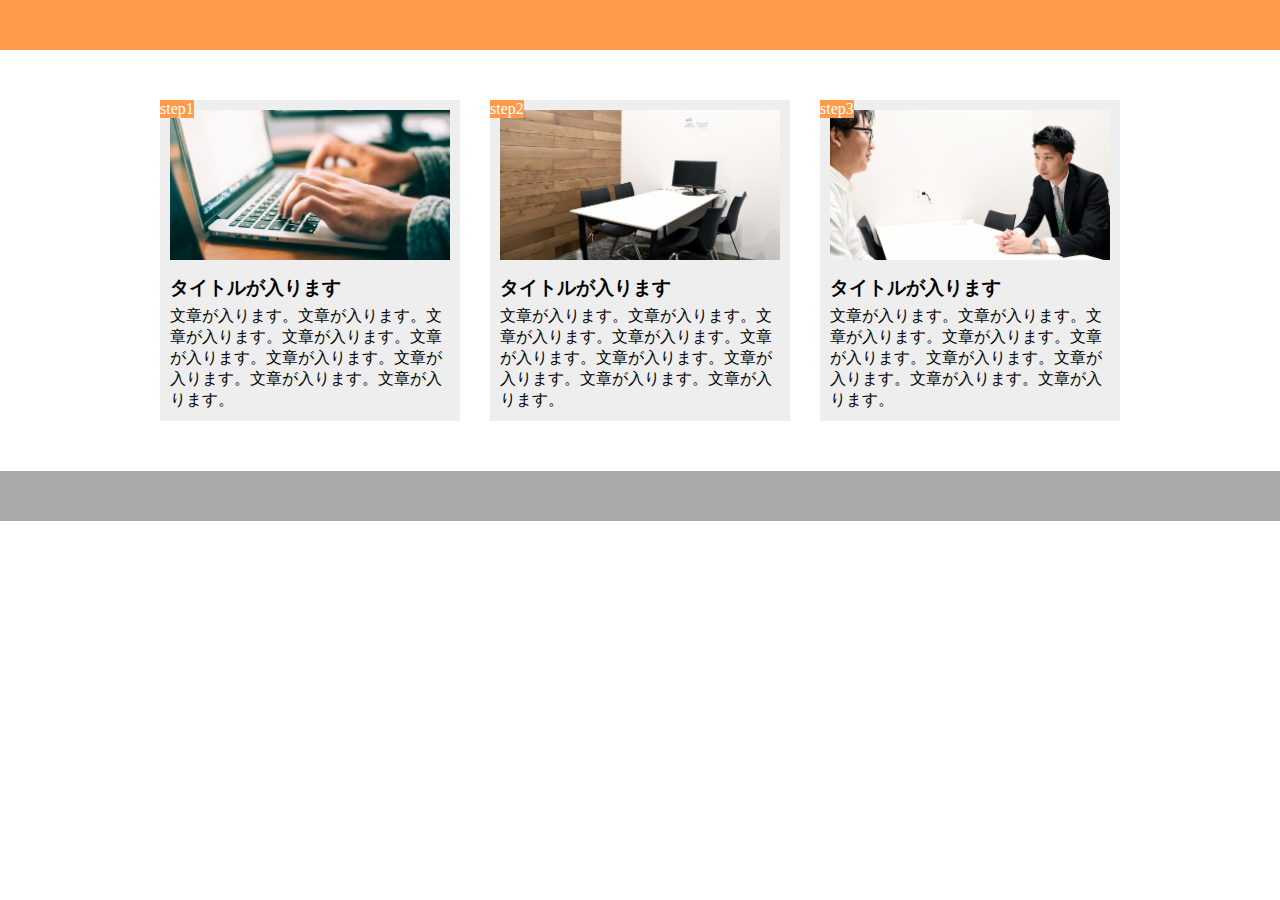
<file: File-10/index.html>
<!DOCTYPE html>
<html lang="ja">
  <head>
    <meta charset="UTF-8" />
    <meta name="viewport" content="width=device-width,initial-scale=1.0">
    <link rel="stylesheet" href="style.css">
    <title>課題１</title>
  </head>

  <body>
    <header></header>
      <main>
        <div class="blog-box">
          <div class="blog-img1"></div>
            <span class="category">step1</span>
              <h3 class="title">タイトルが入ります </h3>
                <p class="text">
                 文章が入ります。文章が入ります。文章が入ります。文章が入ります。文章が入ります。文章が入ります。文章が入ります。文章が入ります。文章が入ります。
                </p>
        </div>


        <div class="blog-box">
          <div class="blog-img2"></div>
            <span class="category">step2</span>
              <h3 class="title">タイトルが入ります </h3>
               <p class="text">
                 文章が入ります。文章が入ります。文章が入ります。文章が入ります。文章が入ります。文章が入ります。文章が入ります。文章が入ります。文章が入ります。
               </p>
           </div>

        <div class="blog-box">
          <div class="blog-img3"></div>
            <span class="category">step3</span>
              <h3 class="title">タイトルが入ります </h3>
                <p class="text">
                  文章が入ります。文章が入ります。文章が入ります。文章が入ります。文章が入ります。文章が入ります。文章が入ります。文章が入ります。文章が入ります。
                </p>
           </div>

        </section>
      </main>

      <footer></footer>


  </body>
</html>
</file>
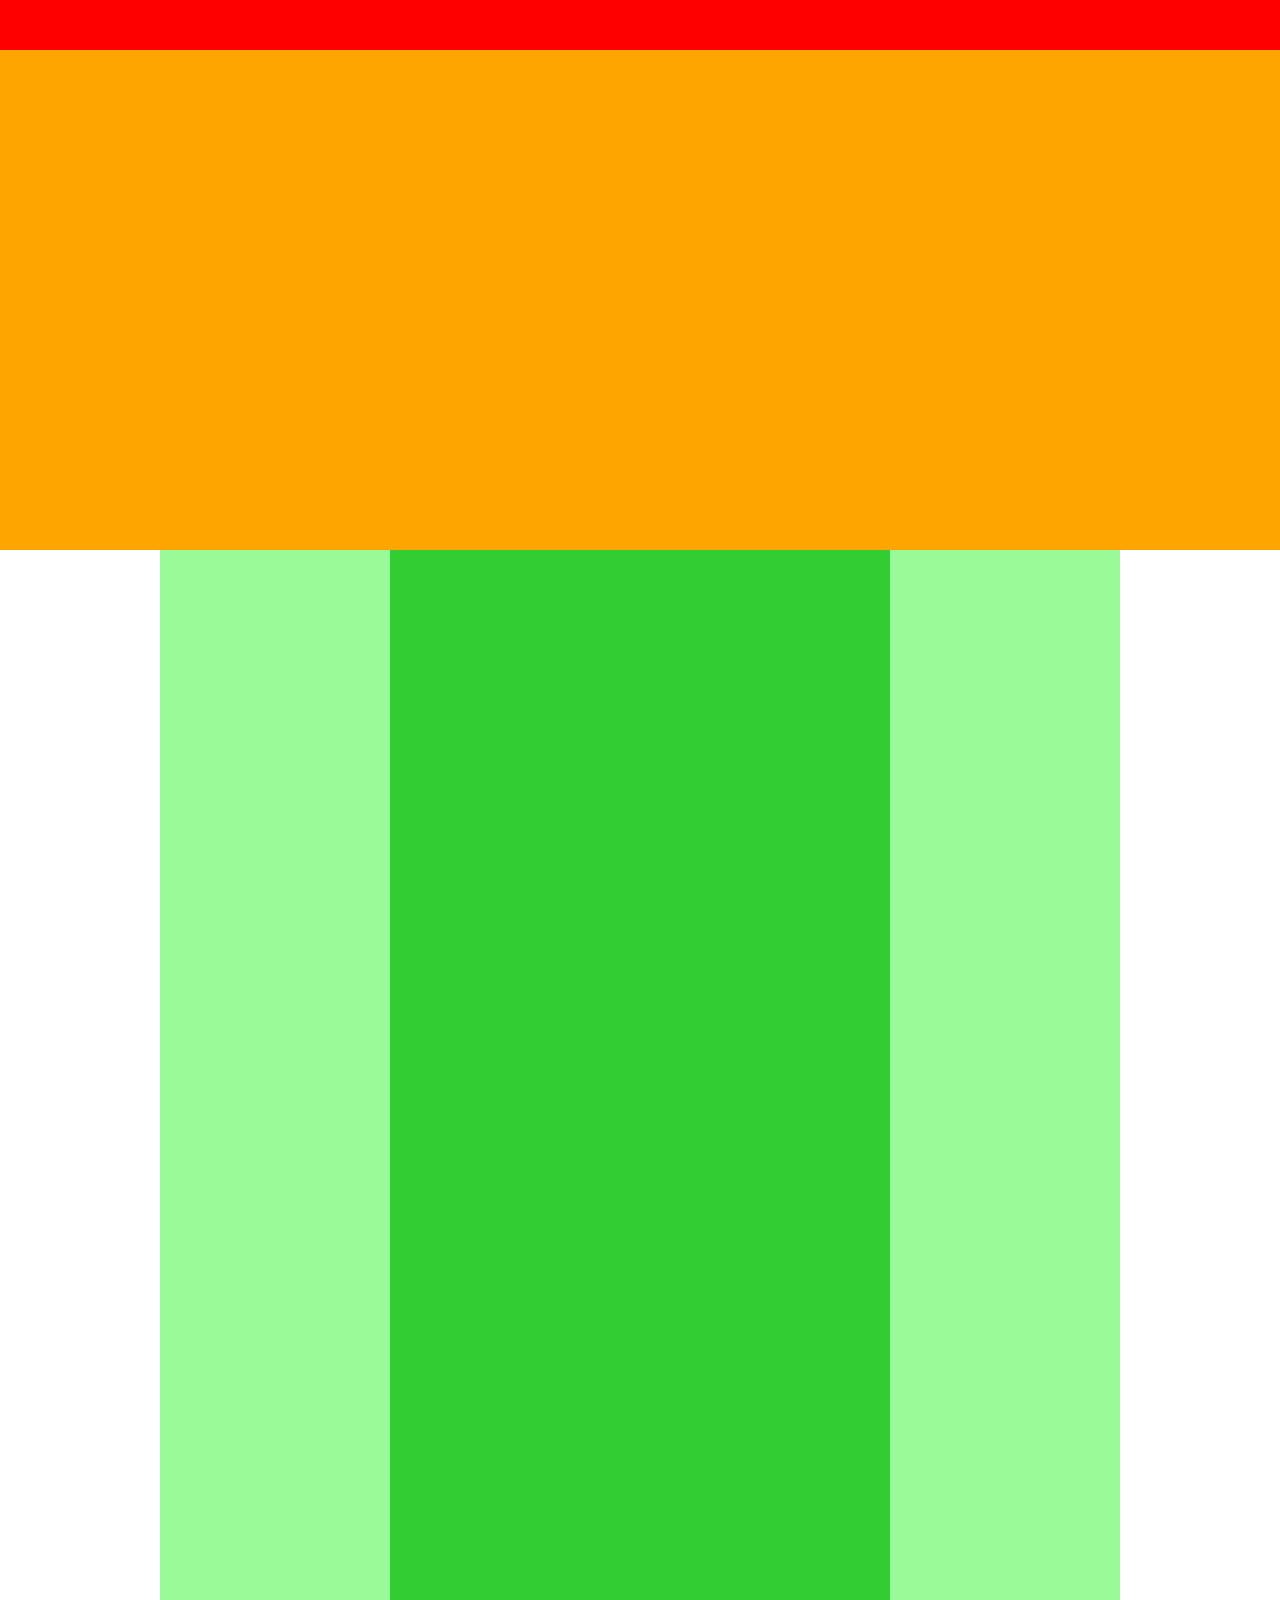
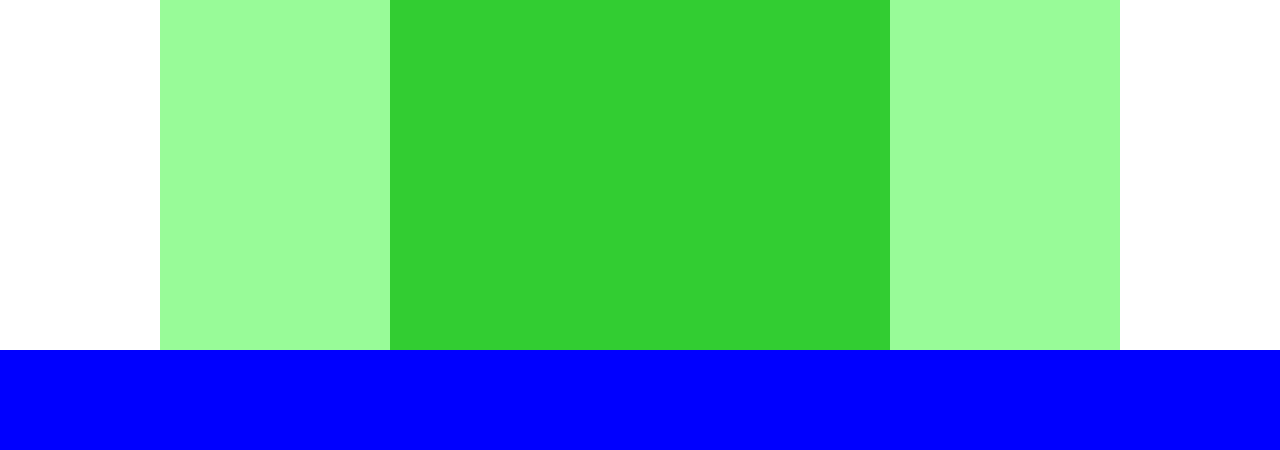
<file: File-4/index.html>
<!DOCTYPE html>
<html lang="ja">
 <head>
   <meta charset="UTF-8" />
   <link rel="stylesheet" href="style.css" />
   <title>演習4章</title>
 </head>

 <body>
   <div class="header"></div>
   <div class="main-visual"></div>
   <div class="main">
    <div class="sidebar-left"></div>
    <div class="blog"></div>
    <div class="sidebar-right"></div>
   </div>
   <dir class="footer"></dir>
 </body>

</html>
</file>
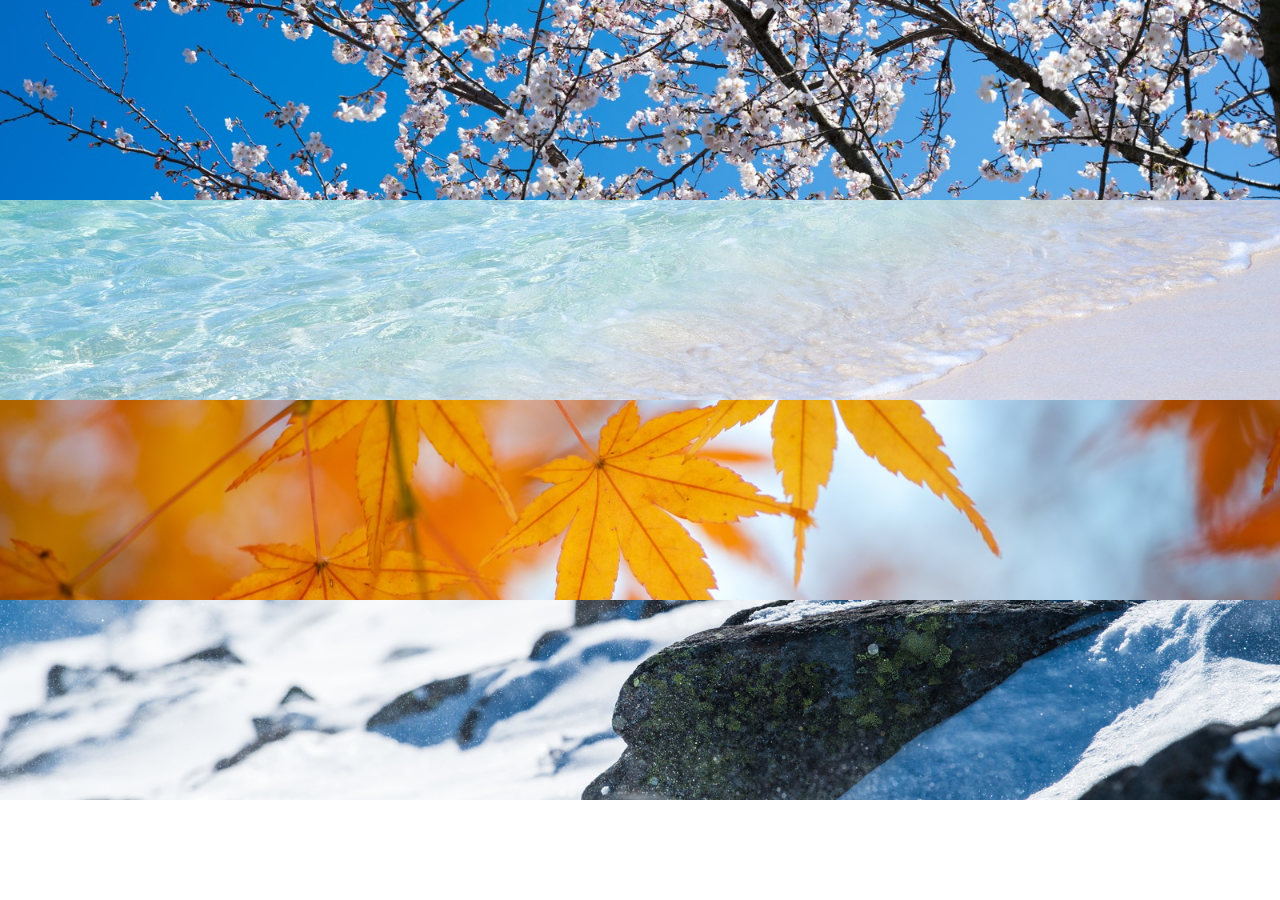
<file: File-6/index.html>
<!DOCTYPE html>
<html lang="ja">
  <head>
    <meta charset="UTF-8"/>
    <link rel="stylesheet" href="style.css">
    <title>演習6章</title>
  </head>

  <body>
    <div class="box1"></div>
    <div class="box2"></div>
    <div class="box3"></div>
    <div class="box4"></div>
  </body>

</html>
</file>
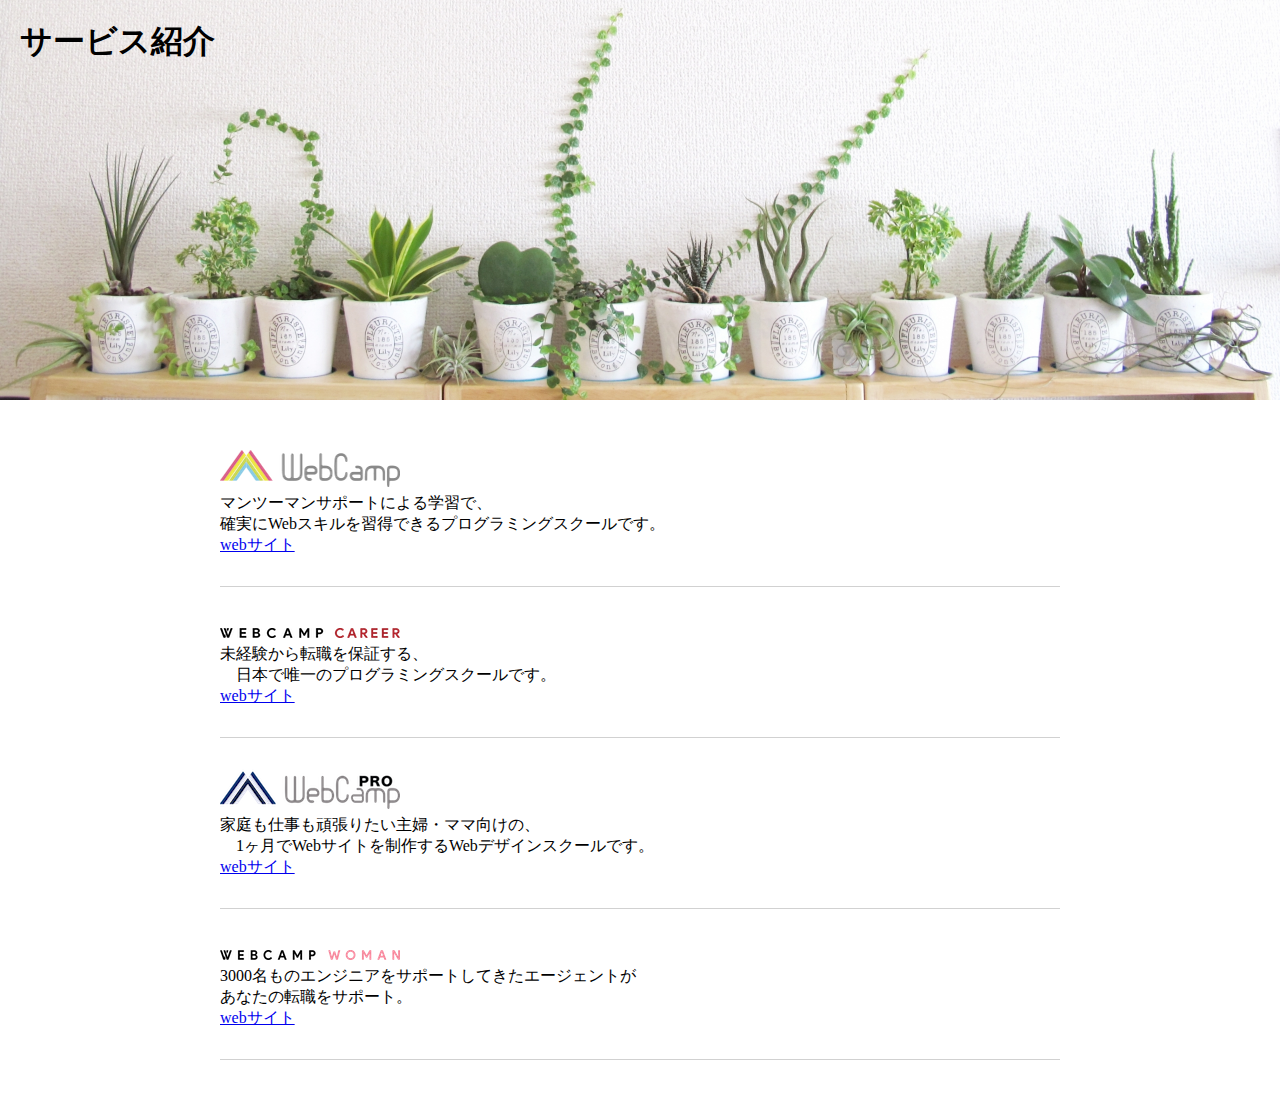
<file: File-7/index.html>
<!DOCTYPE html>
<html lang="ja">
  <head>
    <meta charset="UTF-8" />
    <link rel="stylesheet" href="style.css">
    <title>演習7章</title>
  </head>

  <body>
    <section class="main-visual">
      <h1 class="headline">サービス紹介</h1>
    </section>
    <main>
      <section class="main1">
        <h2>
          <img class="blog-image" src="img/wc-logo.png"/>
        </h2>
          <p>マンツーマンサポートによる学習で、<br>
             確実にWebスキルを習得できるプログラミングスクールです。
          </p>
          <a href="https://web-camp.io/">webサイト</a>
      </section>


      <section class="main2">
        <h2>
          <img class="blog-image" src="img/wcc-logo.png"/>
        </h2>
          <p>未経験から転職を保証する、<br>
          　日本で唯一のプログラミングスクールです。
          </p>
          <a href="https://web-camp.io/">webサイト</a>
      </section>

      <section class="main1">
        <h2>
          <img class="blog-image" src="img/wcp-logo.png"/>
        </h2>
          <p>家庭も仕事も頑張りたい主婦・ママ向けの、<br>
          　1ヶ月でWebサイトを制作するWebデザインスクールです。
          </p>
          <a href="https://web-camp.io/">webサイト</a>
      </section>

      <section class="main1">
        <h2>
          <img class="blog-image" src="img/wcw-logo.png"/>
        </h2>
          <p>3000名ものエンジニアをサポートしてきたエージェントが<br>
             あなたの転職をサポート。
          </p>
          <a href="https://web-camp.io/">webサイト</a>
      </section>

    </main>
  </body>
</html>
</file>
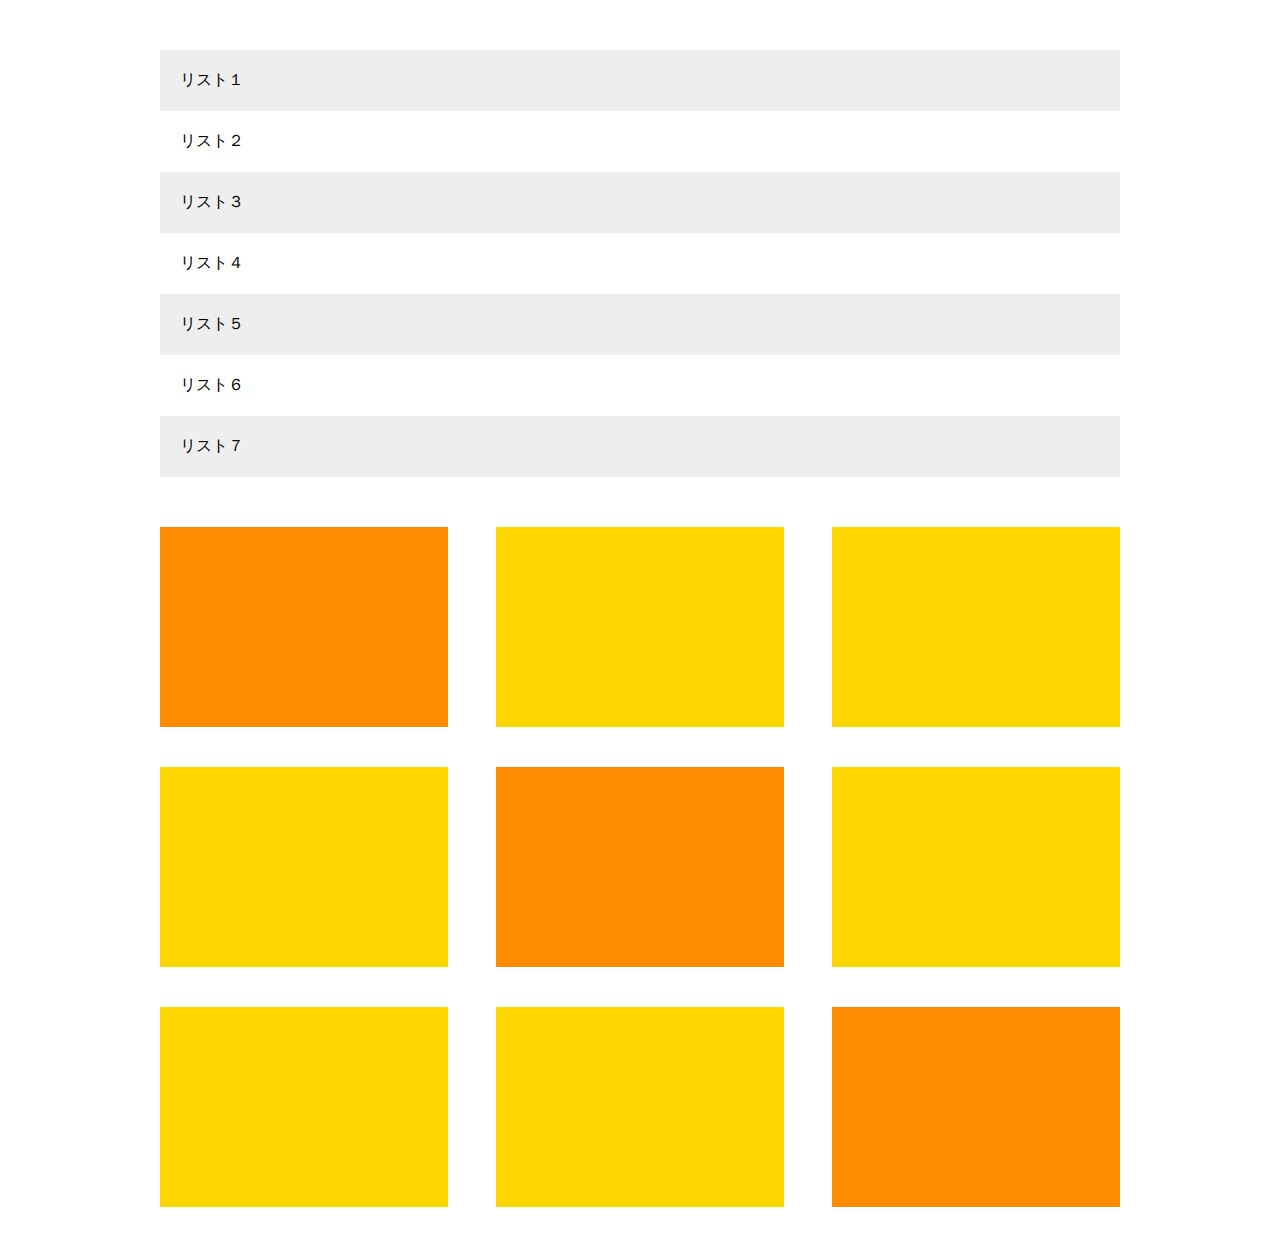
<file: File-8/index.html>
<!DOCTYPE html>
<html lang="ja">
  <head>
    <meta charset="UTF-8" />
    <link rel="stylesheet" href="style.css">
    <title>演習8章</title>
  </head>

  <body>
    <main>
      <ul class="item-list">
          <li class="item">リスト１</li>
          <li class="item">リスト２</li>
          <li class="item">リスト３</li>
          <li class="item">リスト４</li>
          <li class="item">リスト５</li>
          <li class="item">リスト６</li>
          <li class="item">リスト７</li>
      </ul>

        <div class="box-list">
          <div class="box"></div>
          <div class="box"></div>
          <div class="box"></div>
          <div class="box"></div>
          <div class="box"></div>
          <div class="box"></div>
          <div class="box"></div>
          <div class="box"></div>
          <div class="box"></div>
        </div>
    </main>
  </body>


</html>
</file>
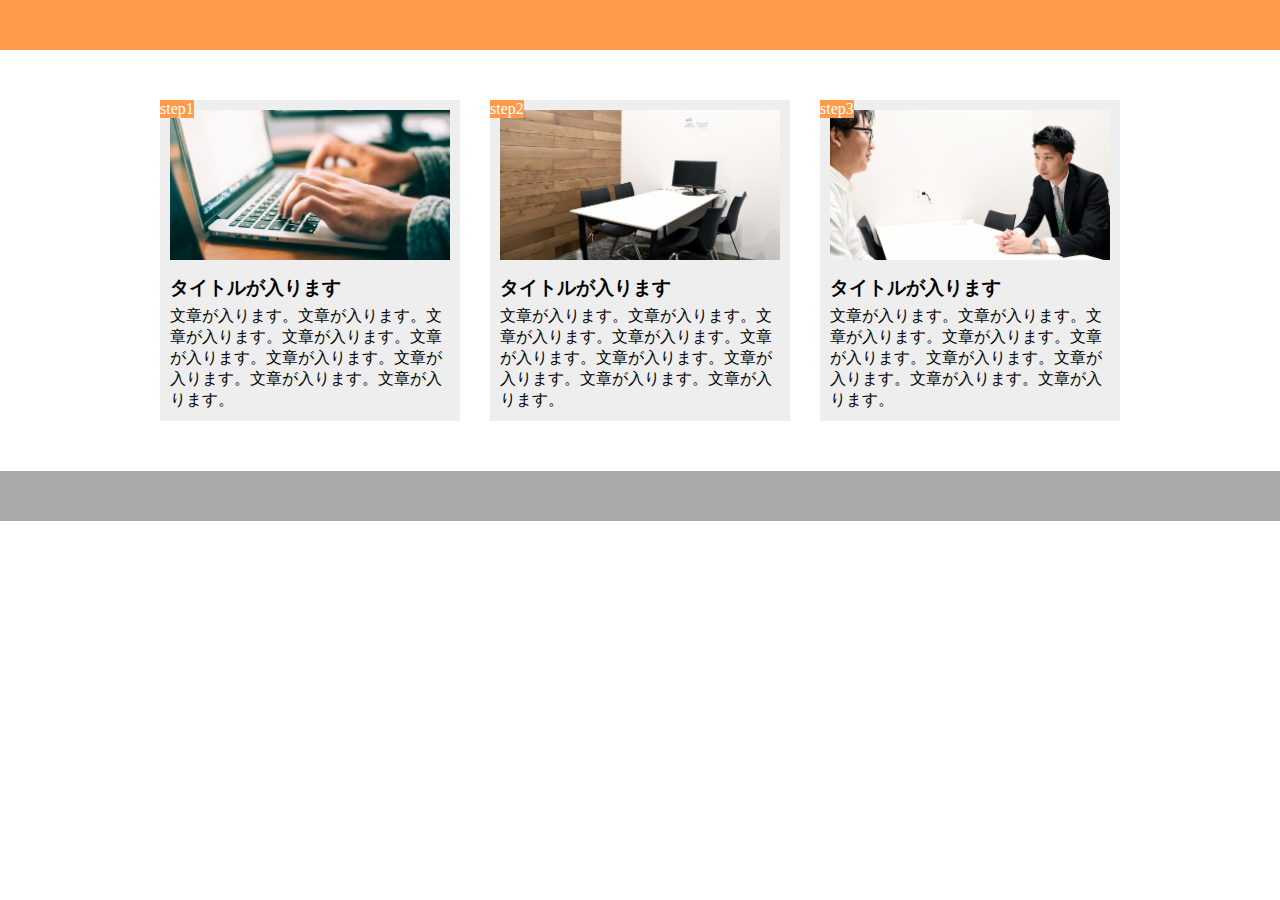
<file: File-9-2/index.html>
<!DOCTYPE html>
<html lang="ja">
  <head>
    <meta charset="UTF-8" />
    <link rel="stylesheet" href="style.css">
    <title>演習9章２</title>
  </head>

  <body>
    <header></header>
      <main>
           <div class="blog-box">
             <div class="blog-img1"></div>
               <span class="category">step1</span>
                 <h3 class="title">タイトルが入ります </h3>
                   <p class="text">
                     文章が入ります。文章が入ります。文章が入ります。文章が入ります。文章が入ります。文章が入ります。文章が入ります。文章が入ります。文章が入ります。
                   </p>
           </div>


             <div class="blog-box">
             <div class="blog-img2"></div>
               <span class="category">step2</span>
                 <h3 class="title">タイトルが入ります </h3>
                   <p class="text">
                     文章が入ります。文章が入ります。文章が入ります。文章が入ります。文章が入ります。文章が入ります。文章が入ります。文章が入ります。文章が入ります。
                   </p>
           </div>

             <div class="blog-box">
             <div class="blog-img3"></div>
               <span class="category">step3</span>
                 <h3 class="title">タイトルが入ります </h3>
                   <p class="text">
                     文章が入ります。文章が入ります。文章が入ります。文章が入ります。文章が入ります。文章が入ります。文章が入ります。文章が入ります。文章が入ります。
                   </p>
           </div>

        </section>
      </main>

      <footer></footer>


  </body>
</html>
</file>
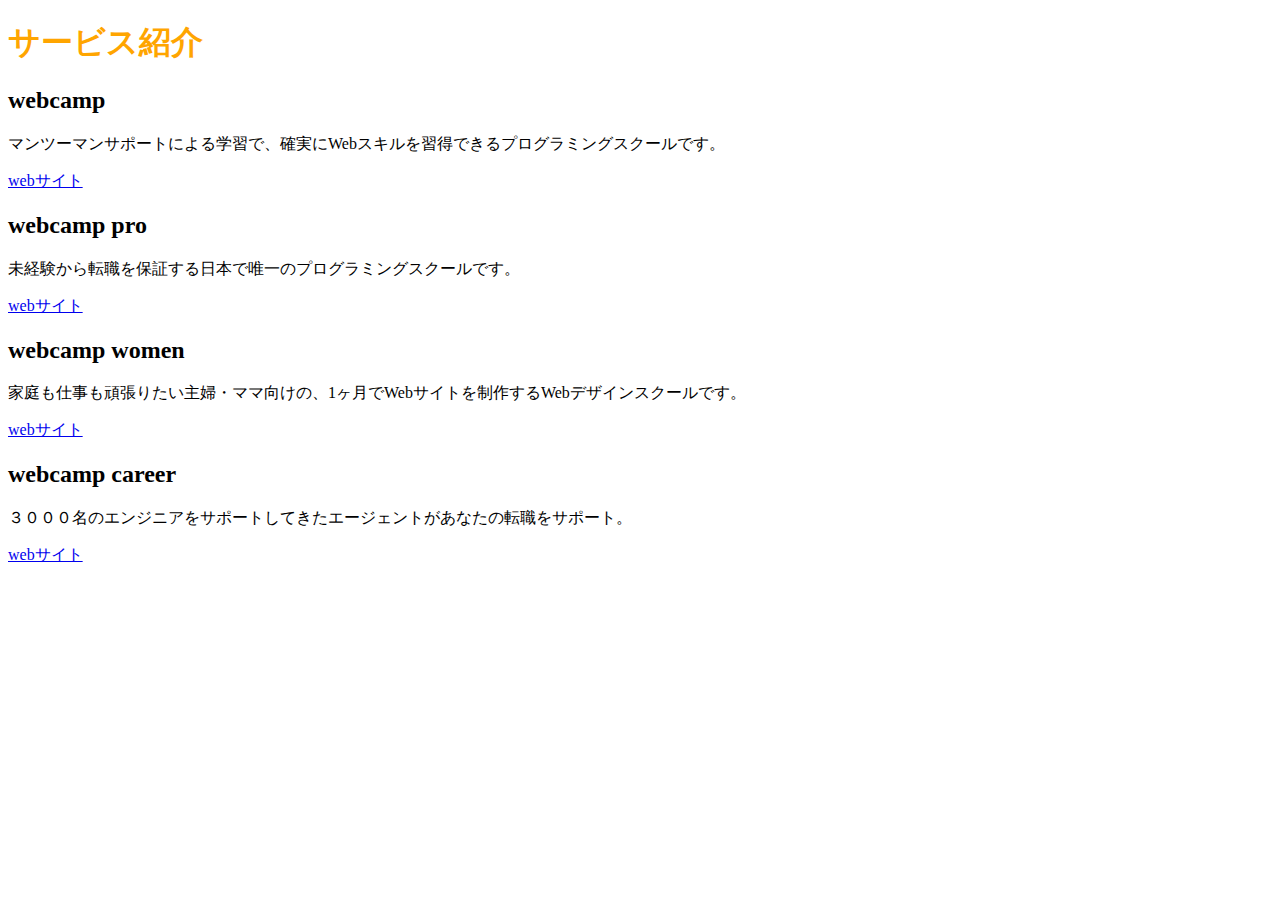
<file: File-2/sample.html>
<!DOCTYPE HTML>
<html lang="ja">
  <head>
    <meta charset="UTF-8" />
    <title>２章演習</title>

    <link rel="stylesheet" href="style.css" />

  </head>

  <body>
    <h1> サービス紹介 </h1>
    <h2> webcamp </h2>
    <p> マンツーマンサポートによる学習で、確実にWebスキルを習得できるプログラミングスクールです。 </p>
    <a href="https://web-camp.io/">webサイト</a>
    <h2> webcamp pro </h2>
    <p> 未経験から転職を保証する日本で唯一のプログラミングスクールです。</p>
    <a href="https://web-camp.io/commit/parttime/">webサイト</a>
    <h2> webcamp women </h2>
    <p> 家庭も仕事も頑張りたい主婦・ママ向けの、1ヶ月でWebサイトを制作するWebデザインスクールです。　</p>
    <a href="https://web-camp.io/">webサイト</a>
    <h2> webcamp career </h2>
    <p> ３０００名のエンジニアをサポートしてきたエージェントがあなたの転職をサポート。　</p>
    <a href="https://web-camp.io/magazine/archives/category/career">webサイト</a>

</html>
</file>
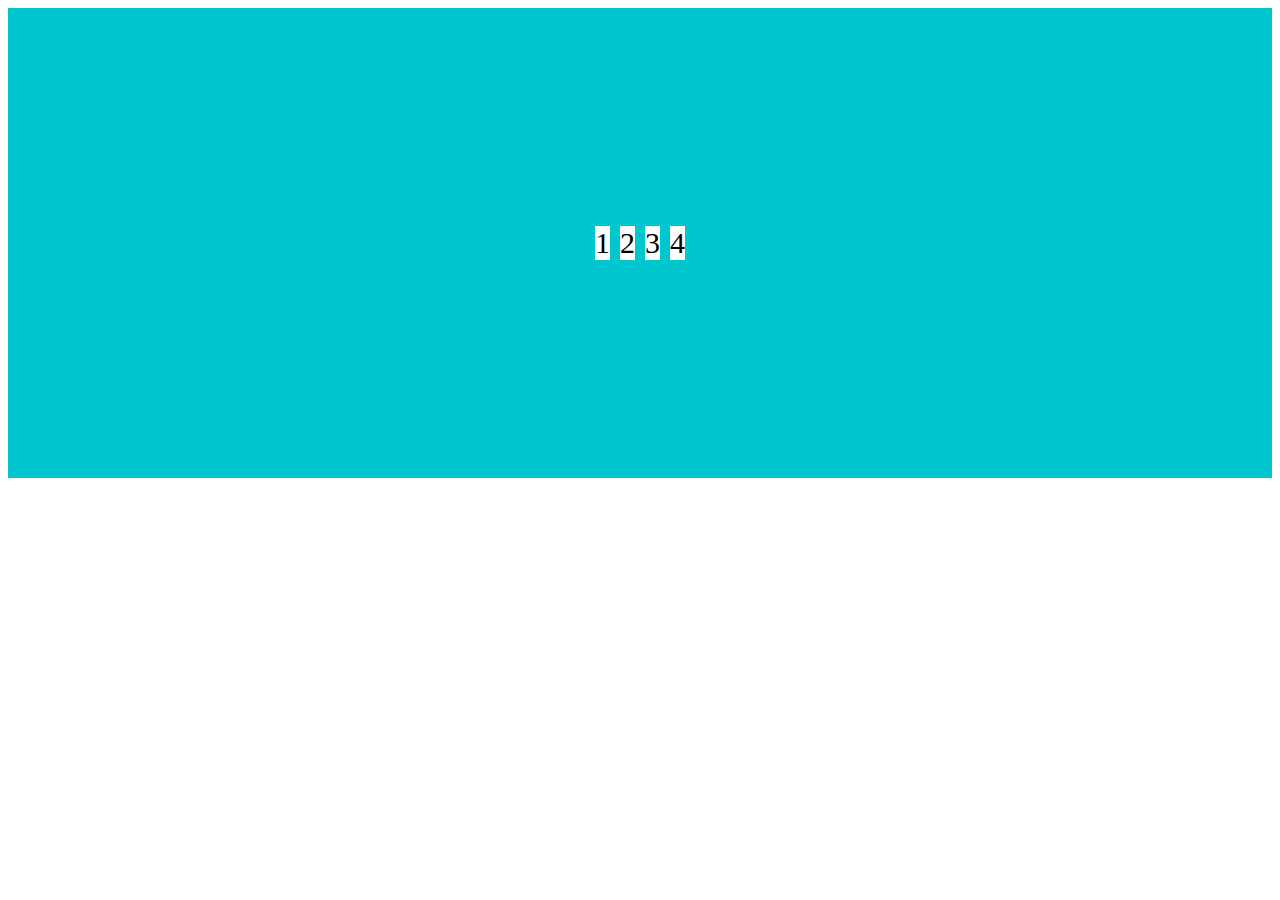
<file: flex/flex.html>
<!DOCTYPE html>

<html lang="ja">
  <head>
    <meta charset="UTF-8" />
    <link rel="stylesheet" href="style.css" />
    <title>flexbox</title>
  </head>

  <body>
    <div class="flex">
      <div>1</div>
      <div>2</div>
      <div>3</div>
      <div>4</div>
    </div>
  </body>

</html>
</file>
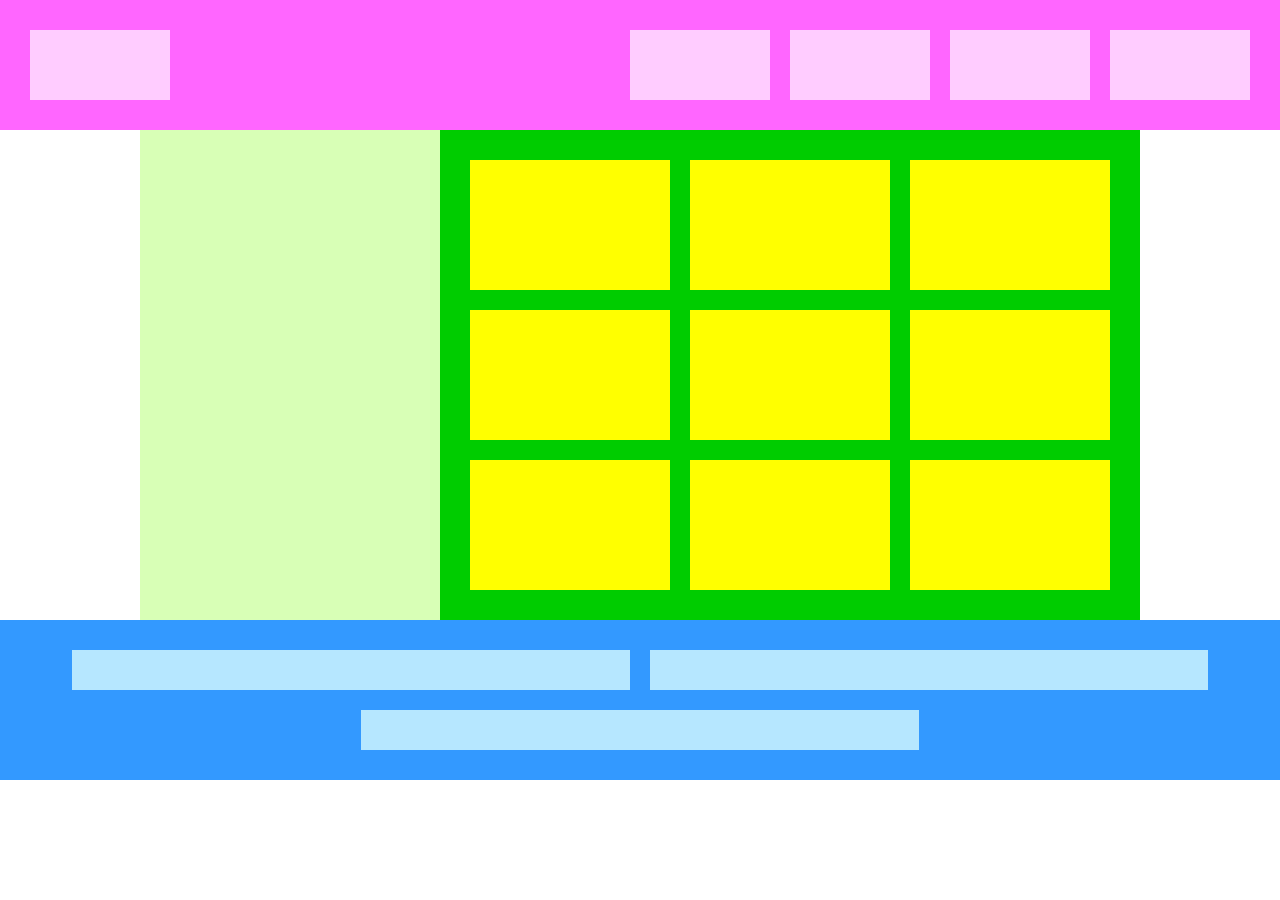
<file: flexbox/flex.html>
<!DOCTYPE html>
<html lang="ja">
  <head>
    <meta charset="UTF-8" />
    <link rel="stylesheet" href="style.css" />
    <title>flexbox</title>
  </head>

  <body>
    <div class="header">
      <div></div>
      <div></div>
      <div></div>
      <div></div>
      <div></div>
    </div>

    <div class="main">
      <div class="sidebar"></div>
      <div class="content">
        <div></div>
        <div></div>
        <div></div>
        <div></div>
        <div></div>
        <div></div>
        <div></div>
        <div></div>
        <div></div>
      </div>
    </div>

    <div class="footer">
      <div></div>
      <div></div>
      <div></div>
    </div>

  </body>

</html>
</file>
<file: File-10/style.css>
*{
  margin: 0;
  padding: 0;
  box-sizing: border-box;
}

header{
  height: 50px ;
  background-color: #FF9A4B;
}

main{
  width: 960px;
  margin: 50px auto;
  display: flex;
}

.blog-box{
  width: 300px;
  margin-right: 30px;
  padding: 10px;
  position: relative;
  background-color: #EEE;
}

.blog-box:last-child{
  margin-right: 0;
}

.blog-img1{
  height: 150px;
  background-image: url(img/flow01.png);
  background-position: bottom;
  background-size: cover;
}

.blog-img2 {
  height: 150px;
  background-image: url(img/flow02.png);
  background-position: bottom;
  background-size: cover;
}

.blog-img3 {
  height: 150px;
  background-image: url(img/flow03.png);
  background-position: bottom;
  background-size: cover;
}

.category{
  position: absolute;
  top: 0;
  left: 0;
  background-color: #ff9a4b;
  color: #fff;
}

.title{
  margin: 15px 0 5px;
}

footer{
  height: 50px;
  background-color: #AAAAAA;
}

@media screen and (max-width: 768px){

  header{
    width: 100%;
  }

  main{
    width: 100%;
    display: block;
  }

  .blog-box{
    width: 90%;
    height: auto;
    margin: auto;
    margin-bottom: 20px;
  }
  
  .blog-box:last-child{
    margin: auto;
  }

  .blog-img1{
    width: 100%;
  }


}
</file>
<file: File-4/style.css>
*{
  margin: 0;
  padding: 0;
  box-sizing: border-box;
}

.header{
  width: 100%;
  height: 50px;
  background-color: red;
}

.main-visual{
  width: 100%;
  height: 500px;
  background-color: orange;
}

.main{
  width: 960px;
  display: flex;
  justify-content: center;
  margin: 0 auto;
}

.sidebar-left{
  width: 230px;
  height: 1400px;
  background-color: palegreen;
}

.blog{
  width: 500px;
  height: 1400px;
  background-color: limegreen;
}

.sidebar-right{
  width: 230px;
  height: 1400px;
  background-color: palegreen;
}

.footer{
  width: 100%;
  height: 100px;
  background-color: blue;
}
</file>
<file: File-6/style.css>
*{
  margin: 0;
  padding: 0;
  box-sizing: border-box;
}

.box1{
  height: 200px;
  background-image: url(img/box1.jpg);
  background-size: cover;
  background-position: center;
}

.box2{
  height: 200px;
  background-image: url(img/box2.jpg);
  background-size: cover;
  background-position: center;
}

.box3{
  height: 200px;
  background-image: url(img/box3.jpg);
  background-size: cover;
  background-position: center;
}

.box4{
  height: 200px;
  background-image: url(img/box4.jpg);
  background-size: cover;
  background-position: center;
}
</file>
<file: File-7/style.css>
*{
  margin: 0;
  padding: 0;
  box-sizing: border-box;
}

.main-visual{
  width: 100%;
  height: 400px;
  background-image: url(img/mv.jpg);
  background-size: cover;
  background-position: bottom;
}

.headline{
  padding: 20px;
}

main{
  width: 840px;
  margin: 50px auto;
}

.main1{
  margin-bottom: 30px;
  border-bottom: 1px solid #d1d1d1;
  padding-bottom: 30px;
}

.main2{
  margin-bottom: 30px;
  border-bottom: 1px solid #d1d1d1;
  padding-bottom: 30px;
}

.main3{
  margin-bottom: 30px;
  border-bottom: 1px solid #d1d1d1;
  padding-bottom: 30px;
}

.main4{
  border-bottom: 1px solid #d1d1d1;
  padding-bottom: 30px;
}
</file>
<file: File-8/style.css>
*{
  margin: 0;
  padding: 0;
  box-sizing: border-box;
}

main{
width: 960px;
margin: 50px auto;
}

.item{
  padding: 20px;
  list-style: none;
}

.item-list{
  margin-bottom: 50px;
}

.item:nth-child(odd){
  background-color: #eee;
}

.box-list{
  display: flex;
  flex-wrap: wrap;
}

.box{
  background-color: #ffd700;
  width: 30%;
  height: 200px;
  margin-right: 5%;
  margin-bottom: 40px;
}

.box:first-child,
.box:nth-child(5),
.box:last-child {
  background-color: #ff8c00;
}

.box:nth-child(3n) {
  margin-right: 0;
}

.box:nth-last-child(-n + 3) {
  margin-bottom: 0;
} auto
</file>
<file: File-9-2/style.css>
*{
  margin: 0;
  padding: 0;
  box-sizing: border-box;
}

header{
  height: 50px ;
  background-color: #FF9A4B;
}

main{
  width: 960px;
  margin: 50px auto;
  display: flex;
}

.blog-box{
  width: 300px;
  margin-right: 30px;
  padding: 10px;
  position: relative;
  background-color: #EEE;
}

.blog-box:last-child{
  margin-right: 0;
}

.blog-img1{
  height: 150px;
  background-image: url(img/flow01.png);
  background-position: bottom;
  background-size: cover;
}

.blog-img2 {
  height: 150px;
  background-image: url(img/flow02.png);
  background-position: bottom;
  background-size: cover;
}

.blog-img3 {
  height: 150px;
  background-image: url(img/flow03.png);
  background-position: bottom;
  background-size: cover;
}

.category{
  position: absolute;
  top: 0;
  left: 0;
  background-color: #ff9a4b;
  color: #fff;
}

.title{
  margin: 15px 0 5px;
}

footer{
  height: 50px;
  background-color: #AAAAAA;
}
</file>
<file: File-2/style.css>
h1{
  color:orange;
}
</file>
<file: flex/style.css>
.flex{
  background-color: #00c7ce;
  height: 50vh;
  padding: 10px;
  display: flex;
  justify-content: center;
  align-items: center
}

.flex>div{
  background-color: #fff;
  margin: 5px;
  font-size: 30px;
}
</file>
<file: flexbox/style.css>
*{
  margin: 0;
  padding: 0;
  box-sizing: border-box
}

.header{
  padding: 30px 20px;
  background-color: #FF66FF;
  display: flex;
  justify-content: flex-end;
}

.header > div{
  flex-basis: 140px;
  height: 70px;
  margin: 0 10px;
  background-color: #FFCCFF;
}

.header > :first-child{
  margin-right: auto;
}

.main{
  display: flex;
  justify-content: center;
}

.sidebar{
  width: 300px;
  background-color: #d8ffb6;;
}

.content{
  padding: 20px;
  max-width: 700px;
  flex-grow: 1;
  display: flex;
  flex-wrap: wrap;
  justify-content: center;
  background-color: #00CC00;
}

.content >div{
  flex-basis: 200px;
  height: 130px;
  margin: 10px;
  background-color: #FFFF00;
}

.footer{
  padding:20px;
  display: flex;
  flex-wrap: wrap;
  background-color: #3399FF;
  justify-content: center;
}

.footer>div{
  width: 45%;
  max-width: 600px;
  height: 40px;
  margin: 10px;
  background-color: #b6e7ff;
}
</file>
